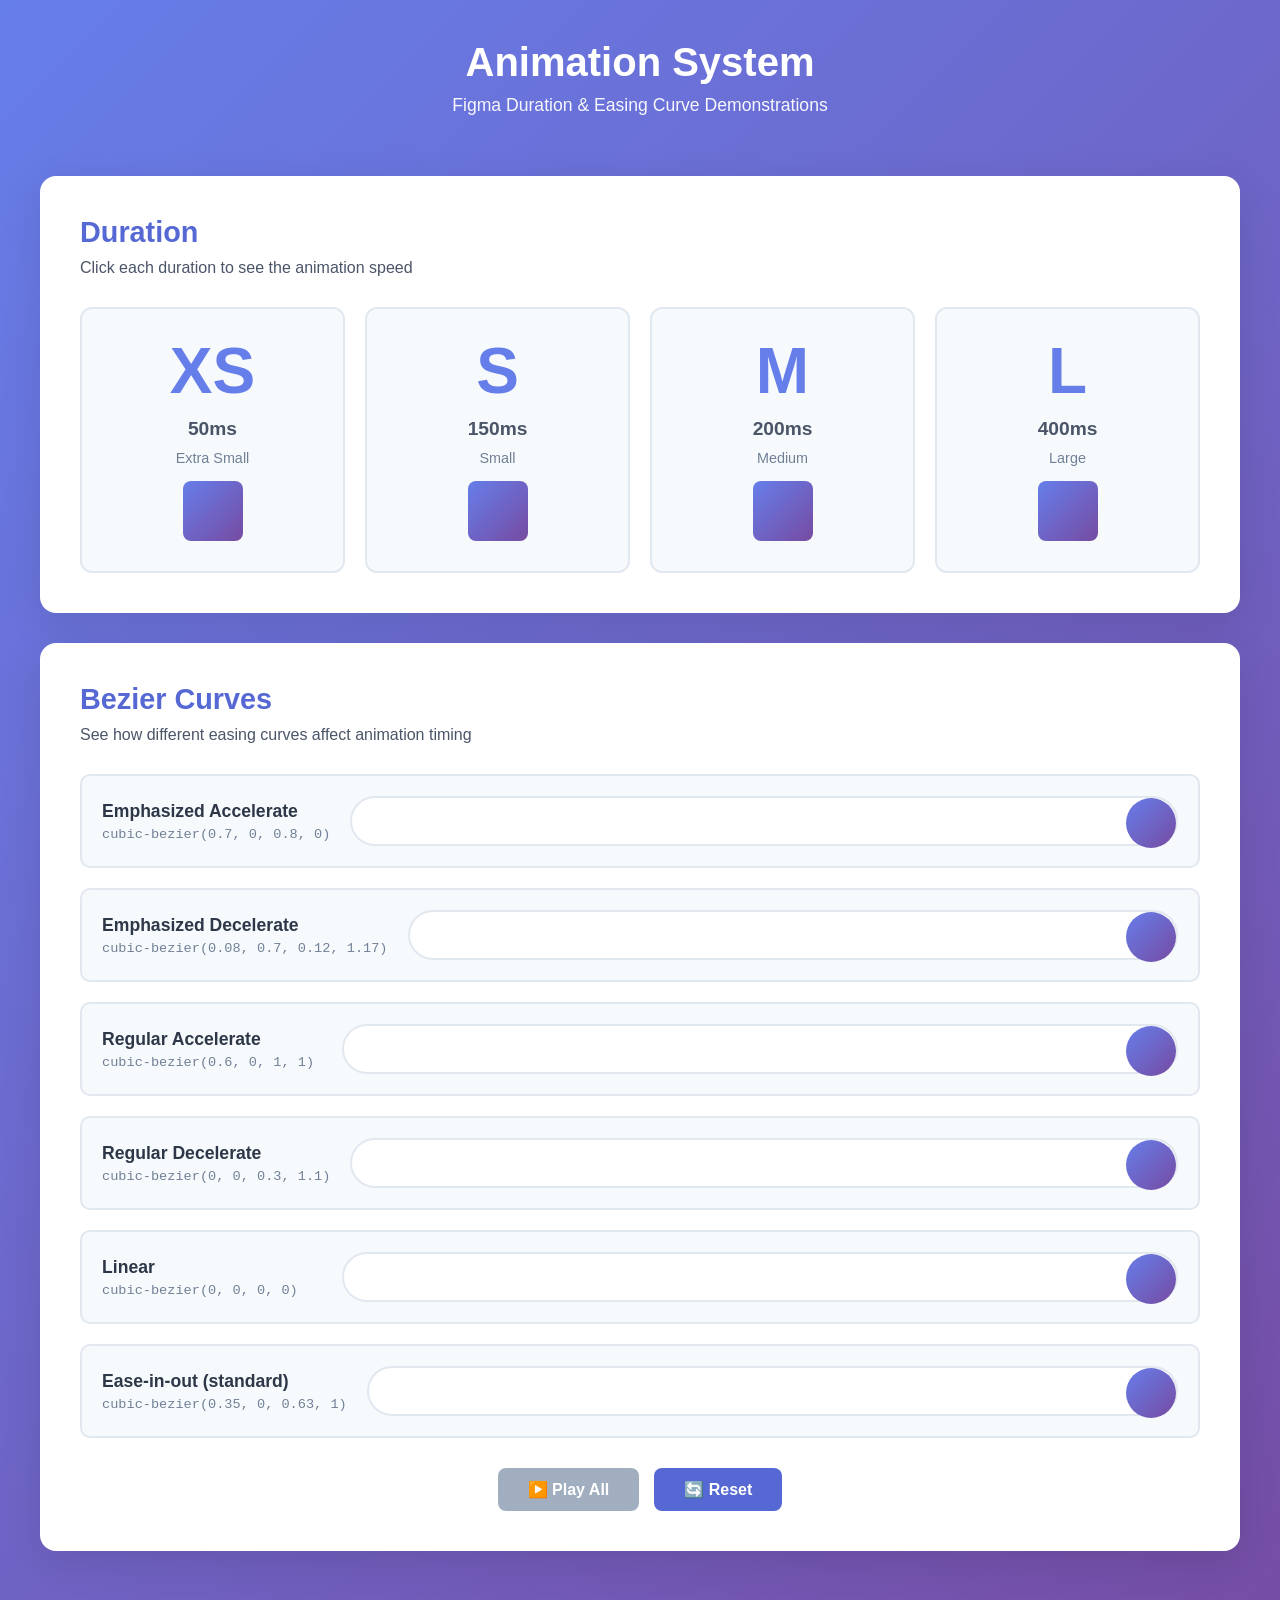
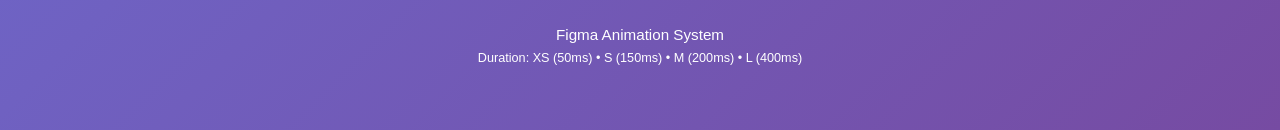
<file: index.html>
<!DOCTYPE html>
<html lang="en">
<head>
  <meta charset="UTF-8">
  <meta name="viewport" content="width=device-width, initial-scale=1.0">
  <meta name="description" content="Figma animation system - Duration and Easing demonstrations">
  <title>Animation System - Figma Durations & Easing Curves</title>
  <link rel="stylesheet" href="animations.css">
  <style>
    * {
      margin: 0;
      padding: 0;
      box-sizing: border-box;
    }

    body {
      font-family: -apple-system, BlinkMacSystemFont, 'Segoe UI', Roboto, sans-serif;
      background: linear-gradient(135deg, #667eea 0%, #764ba2 100%);
      min-height: 100vh;
      padding: 40px 20px;
      color: #333;
    }

    .container {
      max-width: 1200px;
      margin: 0 auto;
    }

    header {
      text-align: center;
      margin-bottom: 60px;
      color: white;
    }

    header h1 {
      font-size: 2.5rem;
      margin-bottom: 10px;
      font-weight: 700;
    }

    header p {
      font-size: 1.1rem;
      opacity: 0.95;
    }

    .section {
      background: white;
      border-radius: 16px;
      padding: 40px;
      margin-bottom: 30px;
      box-shadow: 0 10px 40px rgba(0, 0, 0, 0.1);
    }

    .section h2 {
      font-size: 1.8rem;
      margin-bottom: 10px;
      color: #5568d3;
    }

    .section-description {
      color: #4a5568;
      margin-bottom: 30px;
      font-size: 1rem;
    }

    /* Duration Examples */
    .duration-grid {
      display: grid;
      grid-template-columns: repeat(auto-fit, minmax(150px, 1fr));
      gap: 20px;
      margin-top: 30px;
    }

    .duration-card {
      background: #f7fafc;
      border-radius: 12px;
      padding: 30px 20px;
      text-align: center;
      border: 2px solid #e2e8f0;
      cursor: pointer;
      transition: border-color 0.2s, transform 0.2s;
    }

    .duration-card:hover {
      border-color: #667eea;
      transform: translateY(-2px);
    }

    .duration-letter {
      font-size: 4rem;
      font-weight: 700;
      color: #667eea;
      line-height: 1;
      margin-bottom: 15px;
    }

    .duration-value {
      font-size: 1.2rem;
      color: #4a5568;
      font-weight: 600;
      margin-bottom: 10px;
    }

    .duration-label {
      font-size: 0.9rem;
      color: #718096;
    }

    .duration-demo-box {
      width: 60px;
      height: 60px;
      background: linear-gradient(135deg, #667eea 0%, #764ba2 100%);
      border-radius: 8px;
      margin: 15px auto 0;
    }

    /* Easing Curves */
    .easing-grid {
      display: grid;
      gap: 20px;
      margin-top: 30px;
    }

    .easing-row {
      display: flex;
      align-items: center;
      gap: 20px;
      background: #f7fafc;
      padding: 20px;
      border-radius: 10px;
      border: 2px solid #e2e8f0;
    }

    .easing-info {
      min-width: 220px;
    }

    .easing-name {
      font-weight: 700;
      color: #2d3748;
      font-size: 1.1rem;
      margin-bottom: 5px;
    }

    .easing-value {
      font-family: 'Courier New', monospace;
      font-size: 0.85rem;
      color: #718096;
    }

    .easing-track {
      flex: 1;
      height: 50px;
      background: white;
      border-radius: 25px;
      position: relative;
      border: 2px solid #e2e8f0;
    }

    .easing-ball {
      width: 50px;
      height: 50px;
      background: linear-gradient(135deg, #667eea 0%, #764ba2 100%);
      border-radius: 50%;
      position: absolute;
      left: 0;
      top: 0;
    }

    .controls {
      text-align: center;
      margin-top: 30px;
      display: flex;
      gap: 15px;
      justify-content: center;
    }

    .control-btn {
      background: #5568d3;
      color: white;
      border: none;
      padding: 12px 30px;
      border-radius: 8px;
      cursor: pointer;
      font-size: 1rem;
      font-weight: 600;
      transition: background 0.2s, transform 0.2s;
    }

    .control-btn:hover {
      background: #4c51bf;
      transform: translateY(-1px);
    }

    .control-btn:focus {
      outline: 3px solid #667eea;
      outline-offset: 2px;
    }

    .control-btn:disabled {
      background: #a0aec0;
      cursor: not-allowed;
      transform: none;
    }

    footer {
      text-align: center;
      color: white;
      margin-top: 50px;
      padding: 20px;
    }

    footer p {
      margin: 5px 0;
      font-size: 0.95rem;
    }

    /* Screen reader only */
    .sr-only {
      position: absolute;
      width: 1px;
      height: 1px;
      padding: 0;
      margin: -1px;
      overflow: hidden;
      clip: rect(0, 0, 0, 0);
      white-space: nowrap;
      border-width: 0;
    }

    @media (max-width: 768px) {
      .duration-grid {
        grid-template-columns: repeat(2, 1fr);
      }

      .easing-row {
        flex-direction: column;
        align-items: stretch;
      }

      .easing-info {
        min-width: auto;
      }
    }
  </style>
</head>
<body>
  <div class="container">
    <header>
      <h1>Animation System</h1>
      <p>Figma Duration & Easing Curve Demonstrations</p>
    </header>

    <main>
      <!-- Live region for announcements -->
      <div aria-live="assertive" aria-atomic="true" class="sr-only" id="status"></div>

      <!-- Duration Section -->
      <section class="section" aria-labelledby="duration-heading">
        <h2 id="duration-heading">Duration</h2>
        <p class="section-description">Click each duration to see the animation speed</p>

        <div class="duration-grid">
          <div class="duration-card" tabindex="0" role="button" aria-label="XS duration: 50 milliseconds" onclick="playDuration(this, 'xs', 50)">
            <div class="duration-letter">XS</div>
            <div class="duration-value">50ms</div>
            <div class="duration-label">Extra Small</div>
            <div class="duration-demo-box"></div>
          </div>

          <div class="duration-card" tabindex="0" role="button" aria-label="S duration: 150 milliseconds" onclick="playDuration(this, 's', 150)">
            <div class="duration-letter">S</div>
            <div class="duration-value">150ms</div>
            <div class="duration-label">Small</div>
            <div class="duration-demo-box"></div>
          </div>

          <div class="duration-card" tabindex="0" role="button" aria-label="M duration: 200 milliseconds" onclick="playDuration(this, 'm', 200)">
            <div class="duration-letter">M</div>
            <div class="duration-value">200ms</div>
            <div class="duration-label">Medium</div>
            <div class="duration-demo-box"></div>
          </div>

          <div class="duration-card" tabindex="0" role="button" aria-label="L duration: 400 milliseconds" onclick="playDuration(this, 'l', 400)">
            <div class="duration-letter">L</div>
            <div class="duration-value">400ms</div>
            <div class="duration-label">Large</div>
            <div class="duration-demo-box"></div>
          </div>
        </div>
      </section>

      <!-- Easing Curves Section -->
      <section class="section" aria-labelledby="easing-heading">
        <h2 id="easing-heading">Bezier Curves</h2>
        <p class="section-description">See how different easing curves affect animation timing</p>

        <div class="easing-grid">
          <div class="easing-row">
            <div class="easing-info">
              <div class="easing-name">Emphasized Accelerate</div>
              <div class="easing-value">cubic-bezier(0.7, 0, 0.8, 0)</div>
            </div>
            <div class="easing-track">
              <div class="easing-ball" data-easing="emphasized-accelerate"></div>
            </div>
          </div>

          <div class="easing-row">
            <div class="easing-info">
              <div class="easing-name">Emphasized Decelerate</div>
              <div class="easing-value">cubic-bezier(0.08, 0.7, 0.12, 1.17)</div>
            </div>
            <div class="easing-track">
              <div class="easing-ball" data-easing="emphasized-decelerate"></div>
            </div>
          </div>

          <div class="easing-row">
            <div class="easing-info">
              <div class="easing-name">Regular Accelerate</div>
              <div class="easing-value">cubic-bezier(0.6, 0, 1, 1)</div>
            </div>
            <div class="easing-track">
              <div class="easing-ball" data-easing="regular-accelerate"></div>
            </div>
          </div>

          <div class="easing-row">
            <div class="easing-info">
              <div class="easing-name">Regular Decelerate</div>
              <div class="easing-value">cubic-bezier(0, 0, 0.3, 1.1)</div>
            </div>
            <div class="easing-track">
              <div class="easing-ball" data-easing="regular-decelerate"></div>
            </div>
          </div>

          <div class="easing-row">
            <div class="easing-info">
              <div class="easing-name">Linear</div>
              <div class="easing-value">cubic-bezier(0, 0, 0, 0)</div>
            </div>
            <div class="easing-track">
              <div class="easing-ball" data-easing="linear"></div>
            </div>
          </div>

          <div class="easing-row">
            <div class="easing-info">
              <div class="easing-name">Ease-in-out (standard)</div>
              <div class="easing-value">cubic-bezier(0.35, 0, 0.63, 1)</div>
            </div>
            <div class="easing-track">
              <div class="easing-ball" data-easing="standard"></div>
            </div>
          </div>
        </div>

        <div class="controls">
          <button class="control-btn" id="play-btn" onclick="playEasing()">
            ▶️ Play All
          </button>
          <button class="control-btn" onclick="resetEasing()">
            🔄 Reset
          </button>
        </div>
      </section>
    </main>

    <footer>
      <p>Figma Animation System</p>
      <p><small>Duration: XS (50ms) • S (150ms) • M (200ms) • L (400ms)</small></p>
    </footer>
  </div>

  <script>
    // Announce to screen readers
    function announce(message) {
      const status = document.getElementById('status');
      if (status) {
        status.textContent = message;
        setTimeout(() => status.textContent = '', 1000);
      }
    }

    // Play duration animation
    function playDuration(card, size, ms) {
      const box = card.querySelector('.duration-demo-box');

      // Reset
      box.style.transition = 'none';
      box.style.transform = 'scale(0)';
      box.style.opacity = '0';

      // Trigger reflow
      void box.offsetWidth;

      // Animate
      box.style.transition = `all ${ms}ms var(--easing-emphasized-decelerate)`;
      box.style.transform = 'scale(1)';
      box.style.opacity = '1';

      announce(`Playing ${size.toUpperCase()} duration: ${ms} milliseconds`);
    }

    // Play easing curves
    function playEasing() {
      const balls = document.querySelectorAll('.easing-ball');
      const playBtn = document.getElementById('play-btn');

      if (playBtn) playBtn.disabled = true;
      announce('Playing easing curve demonstrations');

      balls.forEach(ball => {
        // Reset
        ball.style.transition = 'none';
        ball.style.left = '0';

        setTimeout(() => {
          const easing = ball.getAttribute('data-easing');
          let timingFunction;

          switch(easing) {
            case 'emphasized-accelerate':
              timingFunction = 'var(--easing-emphasized-accelerate)';
              break;
            case 'emphasized-decelerate':
              timingFunction = 'var(--easing-emphasized-decelerate)';
              break;
            case 'regular-accelerate':
              timingFunction = 'var(--easing-regular-accelerate)';
              break;
            case 'regular-decelerate':
              timingFunction = 'var(--easing-regular-decelerate)';
              break;
            case 'linear':
              timingFunction = 'var(--easing-linear)';
              break;
            case 'standard':
              timingFunction = 'var(--easing-standard)';
              break;
          }

          ball.style.transition = `left 2s ${timingFunction}`;
          ball.style.left = 'calc(100% - 50px)';
        }, 50);
      });

      setTimeout(() => {
        if (playBtn) playBtn.disabled = false;
        announce('Easing curves complete');
      }, 2100);
    }

    // Reset easing curves
    function resetEasing() {
      const balls = document.querySelectorAll('.easing-ball');
      balls.forEach(ball => {
        ball.style.transition = 'none';
        ball.style.left = '0';
      });
      announce('Easing curves reset');
    }

    // Auto-play on load (respecting motion preferences)
    window.addEventListener('load', () => {
      const prefersReducedMotion = window.matchMedia('(prefers-reduced-motion: reduce)').matches;
      if (!prefersReducedMotion) {
        setTimeout(playEasing, 1000);
      }
    });

    // Keyboard support
    document.querySelectorAll('.duration-card').forEach(card => {
      card.addEventListener('keydown', (e) => {
        if (e.key === 'Enter' || e.key === ' ') {
          e.preventDefault();
          card.click();
        }
      });
    });
  </script>
</body>
</html>
</file>
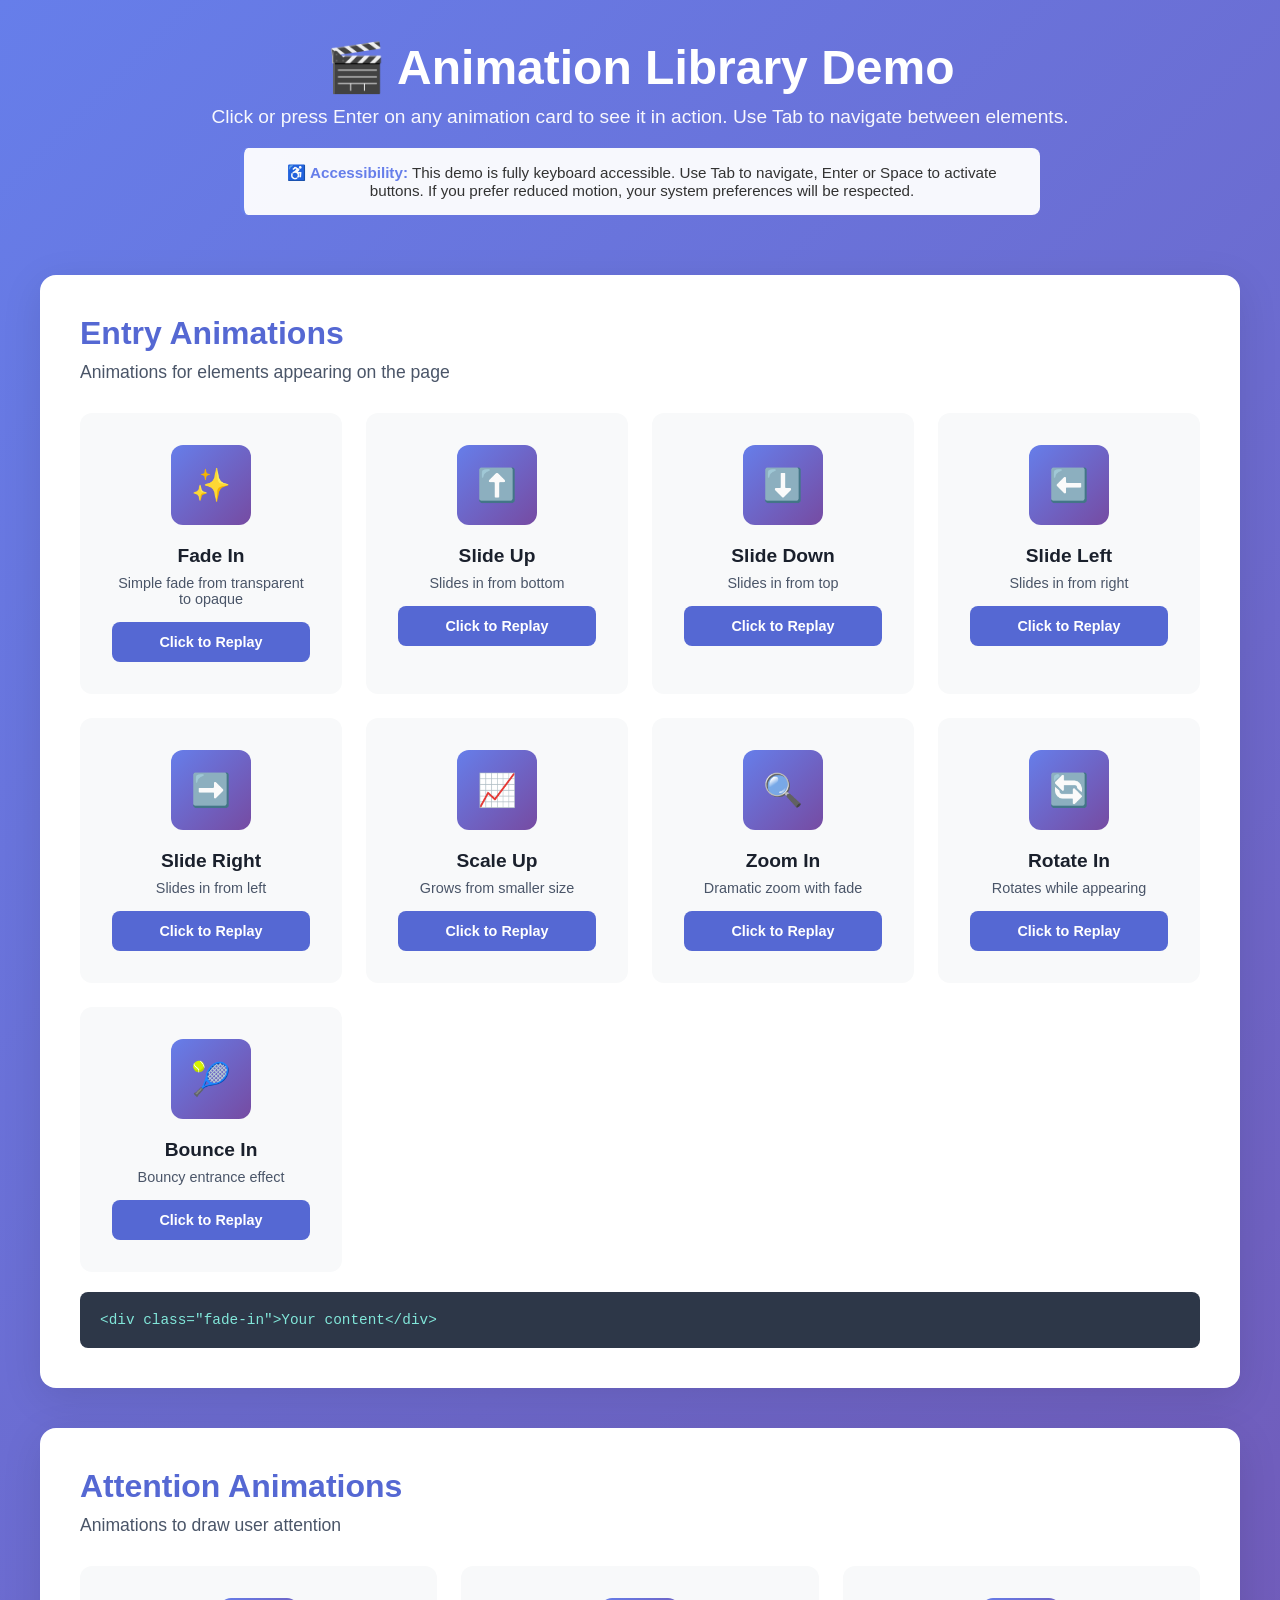
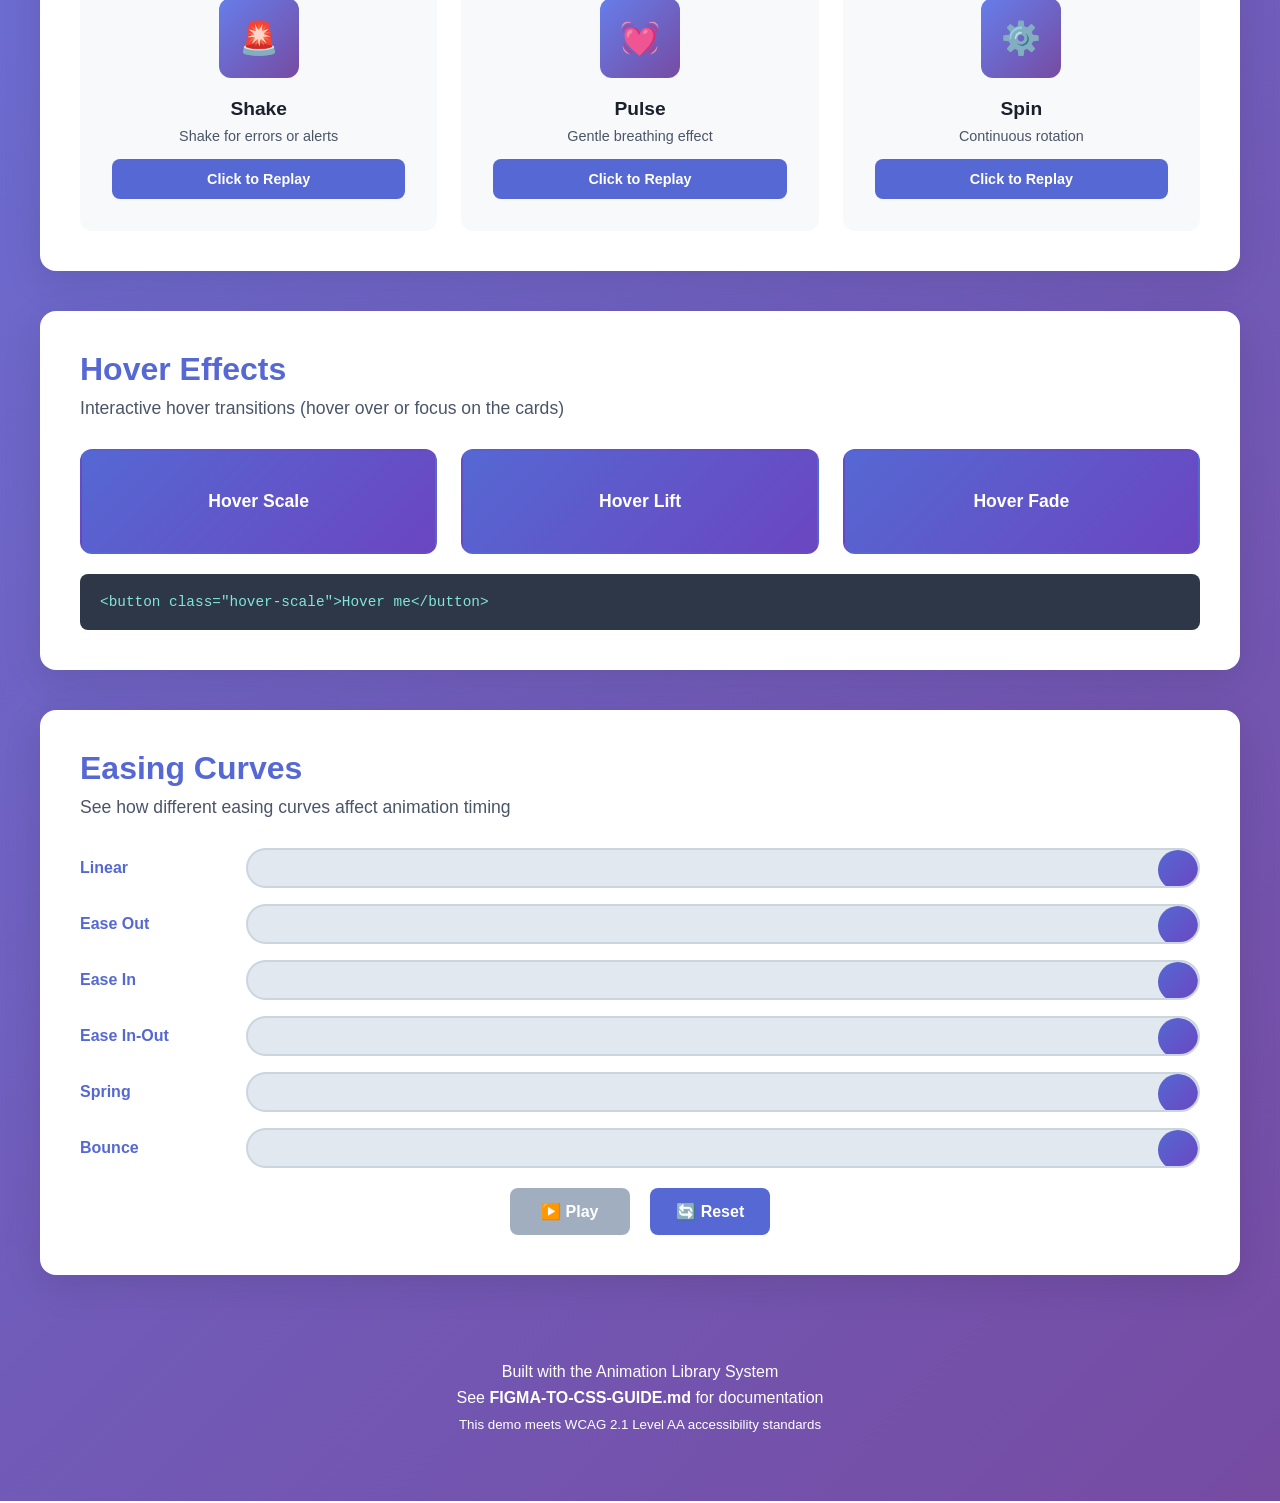
<file: demo.html>
<!DOCTYPE html>
<html lang="en">
<head>
  <meta charset="UTF-8">
  <meta name="viewport" content="width=device-width, initial-scale=1.0">
  <meta name="description" content="Interactive demo of CSS animation library with accessible controls and examples">
  <title>Animation Library Demo - Accessible Interactive Showcase</title>
  <link rel="stylesheet" href="animations.css">
  <style>
    * {
      margin: 0;
      padding: 0;
      box-sizing: border-box;
    }

    /* Skip link for keyboard navigation */
    .skip-link {
      position: absolute;
      top: -40px;
      left: 0;
      background: #000;
      color: #fff;
      padding: 8px 16px;
      text-decoration: none;
      font-weight: bold;
      z-index: 100;
    }

    .skip-link:focus {
      top: 0;
    }

    /* Screen reader only text */
    .sr-only {
      position: absolute;
      width: 1px;
      height: 1px;
      padding: 0;
      margin: -1px;
      overflow: hidden;
      clip: rect(0, 0, 0, 0);
      white-space: nowrap;
      border-width: 0;
    }

    body {
      font-family: -apple-system, BlinkMacSystemFont, 'Segoe UI', Roboto, 'Helvetica Neue', Arial, sans-serif;
      background: linear-gradient(135deg, #667eea 0%, #764ba2 100%);
      min-height: 100vh;
      padding: 40px 20px;
      color: #333;
    }

    .container {
      max-width: 1200px;
      margin: 0 auto;
    }

    header {
      text-align: center;
      margin-bottom: 60px;
      color: white;
    }

    header h1 {
      font-size: 3rem;
      margin-bottom: 10px;
      font-weight: 700;
    }

    header p {
      font-size: 1.2rem;
      opacity: 0.95;
    }

    /* Accessibility notice */
    .a11y-notice {
      background: rgba(255, 255, 255, 0.95);
      color: #333;
      padding: 16px 24px;
      border-radius: 8px;
      margin: 20px auto;
      max-width: 800px;
      font-size: 0.95rem;
      border-left: 4px solid #667eea;
    }

    .a11y-notice strong {
      color: #667eea;
    }

    .section {
      background: white;
      border-radius: 16px;
      padding: 40px;
      margin-bottom: 40px;
      box-shadow: 0 10px 40px rgba(0, 0, 0, 0.1);
    }

    .section h2 {
      font-size: 2rem;
      margin-bottom: 10px;
      color: #5568d3;
    }

    .section-description {
      color: #4a5568;
      margin-bottom: 30px;
      font-size: 1.1rem;
    }

    .animation-grid {
      display: grid;
      grid-template-columns: repeat(auto-fit, minmax(250px, 1fr));
      gap: 24px;
      margin-top: 30px;
    }

    .animation-card {
      background: #f8f9fa;
      border-radius: 12px;
      padding: 30px;
      text-align: center;
      transition: transform 0.2s, box-shadow 0.2s, border-color 0.2s;
      border: 2px solid transparent;
      position: relative;
    }

    .animation-card:hover,
    .animation-card:focus-within {
      transform: translateY(-4px);
      box-shadow: 0 8px 20px rgba(0, 0, 0, 0.1);
      border-color: #667eea;
    }

    /* Enhanced focus styles for accessibility */
    .animation-card:focus-within {
      outline: 3px solid #667eea;
      outline-offset: 2px;
    }

    .animation-demo-box {
      width: 80px;
      height: 80px;
      background: linear-gradient(135deg, #667eea 0%, #764ba2 100%);
      border-radius: 12px;
      margin: 0 auto 20px;
      display: flex;
      align-items: center;
      justify-content: center;
      color: white;
      font-size: 2rem;
      font-weight: bold;
    }

    .animation-card h3 {
      font-size: 1.2rem;
      margin-bottom: 8px;
      color: #1a202c;
    }

    .animation-card p {
      font-size: 0.9rem;
      color: #4a5568;
      margin-bottom: 15px;
    }

    .replay-btn {
      background: #5568d3;
      color: white;
      border: 2px solid transparent;
      padding: 10px 20px;
      border-radius: 8px;
      cursor: pointer;
      font-size: 0.9rem;
      font-weight: 600;
      transition: background 0.2s, border-color 0.2s, transform 0.2s;
      width: 100%;
    }

    .replay-btn:hover {
      background: #4c51bf;
      transform: translateY(-1px);
    }

    .replay-btn:focus {
      outline: 3px solid #667eea;
      outline-offset: 2px;
      border-color: #667eea;
    }

    .replay-btn:active {
      transform: translateY(0);
    }

    /* Status announcement for screen readers */
    .status-announcement {
      position: absolute;
      left: -10000px;
      width: 1px;
      height: 1px;
      overflow: hidden;
    }

    .code-block {
      background: #2d3748;
      color: #e2e8f0;
      padding: 20px;
      border-radius: 8px;
      font-family: 'Courier New', monospace;
      font-size: 0.9rem;
      margin-top: 20px;
      overflow-x: auto;
    }

    .code-block code {
      color: #81e6d9;
    }

    .hover-demo-section {
      display: grid;
      grid-template-columns: repeat(auto-fit, minmax(200px, 1fr));
      gap: 24px;
      margin-top: 30px;
    }

    .hover-demo-card {
      background: linear-gradient(135deg, #5568d3 0%, #6b46c1 100%);
      color: white;
      padding: 40px;
      border-radius: 12px;
      text-align: center;
      font-weight: 600;
      font-size: 1.1rem;
      border: 2px solid transparent;
      cursor: default;
    }

    .hover-demo-card:focus {
      outline: 3px solid white;
      outline-offset: 2px;
      border-color: white;
    }

    .easing-demo {
      display: flex;
      flex-direction: column;
      gap: 16px;
      margin-top: 20px;
    }

    .easing-row {
      display: flex;
      align-items: center;
      gap: 16px;
    }

    .easing-label {
      min-width: 150px;
      font-weight: 600;
      color: #5568d3;
      font-size: 1rem;
    }

    .easing-track {
      flex: 1;
      height: 40px;
      background: #e2e8f0;
      border-radius: 20px;
      position: relative;
      overflow: hidden;
      border: 2px solid #cbd5e0;
    }

    .easing-ball {
      width: 40px;
      height: 40px;
      background: linear-gradient(135deg, #5568d3 0%, #6b46c1 100%);
      border-radius: 50%;
      position: absolute;
      left: 0;
    }

    .controls {
      text-align: center;
      margin-top: 20px;
    }

    .control-btn {
      background: #5568d3;
      color: white;
      border: 2px solid transparent;
      padding: 12px 24px;
      border-radius: 8px;
      cursor: pointer;
      font-size: 1rem;
      font-weight: 600;
      margin: 0 8px;
      transition: background 0.2s, transform 0.2s, border-color 0.2s;
      min-width: 120px;
    }

    .control-btn:hover {
      background: #4c51bf;
      transform: translateY(-2px);
    }

    .control-btn:focus {
      outline: 3px solid #667eea;
      outline-offset: 2px;
      border-color: #667eea;
    }

    .control-btn:active {
      transform: translateY(0);
    }

    .control-btn:disabled {
      background: #a0aec0;
      cursor: not-allowed;
      transform: none;
    }

    footer {
      text-align: center;
      color: white;
      margin-top: 60px;
      padding: 20px;
    }

    footer p {
      margin: 8px 0;
      font-size: 1rem;
    }

    @media (max-width: 768px) {
      header h1 {
        font-size: 2rem;
      }

      .section {
        padding: 24px;
      }

      .animation-grid {
        grid-template-columns: 1fr;
      }
    }
  </style>
</head>
<body>
  <a href="#main-content" class="skip-link">Skip to main content</a>

  <div class="container">
    <header class="fade-in">
      <h1>🎬 Animation Library Demo</h1>
      <p>Click or press Enter on any animation card to see it in action. Use Tab to navigate between elements.</p>

      <div class="a11y-notice" role="status" aria-live="polite">
        <strong>♿ Accessibility:</strong> This demo is fully keyboard accessible. Use Tab to navigate, Enter or Space to activate buttons.
        If you prefer reduced motion, your system preferences will be respected.
      </div>
    </header>

    <main id="main-content">
      <!-- Live region for screen reader announcements -->
      <div aria-live="assertive" aria-atomic="true" class="sr-only" id="status-announcement"></div>

      <!-- Entry Animations -->
      <section class="section slide-up" aria-labelledby="entry-animations-heading">
        <h2 id="entry-animations-heading">Entry Animations</h2>
        <p class="section-description">Animations for elements appearing on the page</p>

        <div class="animation-grid" role="list">
          <div class="animation-card" role="listitem">
            <div class="animation-demo-box" aria-hidden="true">✨</div>
            <h3 id="fade-in-title">Fade In</h3>
            <p>Simple fade from transparent to opaque</p>
            <button
              class="replay-btn"
              aria-label="Replay Fade In animation"
              aria-describedby="fade-in-title"
              onclick="replayAnimation(this, 'fade-in', 'Fade In')">
              Click to Replay
            </button>
          </div>

          <div class="animation-card" role="listitem">
            <div class="animation-demo-box" aria-hidden="true">⬆️</div>
            <h3 id="slide-up-title">Slide Up</h3>
            <p>Slides in from bottom</p>
            <button
              class="replay-btn"
              aria-label="Replay Slide Up animation"
              aria-describedby="slide-up-title"
              onclick="replayAnimation(this, 'slide-up', 'Slide Up')">
              Click to Replay
            </button>
          </div>

          <div class="animation-card" role="listitem">
            <div class="animation-demo-box" aria-hidden="true">⬇️</div>
            <h3 id="slide-down-title">Slide Down</h3>
            <p>Slides in from top</p>
            <button
              class="replay-btn"
              aria-label="Replay Slide Down animation"
              aria-describedby="slide-down-title"
              onclick="replayAnimation(this, 'slide-down', 'Slide Down')">
              Click to Replay
            </button>
          </div>

          <div class="animation-card" role="listitem">
            <div class="animation-demo-box" aria-hidden="true">⬅️</div>
            <h3 id="slide-left-title">Slide Left</h3>
            <p>Slides in from right</p>
            <button
              class="replay-btn"
              aria-label="Replay Slide Left animation"
              aria-describedby="slide-left-title"
              onclick="replayAnimation(this, 'slide-left', 'Slide Left')">
              Click to Replay
            </button>
          </div>

          <div class="animation-card" role="listitem">
            <div class="animation-demo-box" aria-hidden="true">➡️</div>
            <h3 id="slide-right-title">Slide Right</h3>
            <p>Slides in from left</p>
            <button
              class="replay-btn"
              aria-label="Replay Slide Right animation"
              aria-describedby="slide-right-title"
              onclick="replayAnimation(this, 'slide-right', 'Slide Right')">
              Click to Replay
            </button>
          </div>

          <div class="animation-card" role="listitem">
            <div class="animation-demo-box" aria-hidden="true">📈</div>
            <h3 id="scale-up-title">Scale Up</h3>
            <p>Grows from smaller size</p>
            <button
              class="replay-btn"
              aria-label="Replay Scale Up animation"
              aria-describedby="scale-up-title"
              onclick="replayAnimation(this, 'scale-up', 'Scale Up')">
              Click to Replay
            </button>
          </div>

          <div class="animation-card" role="listitem">
            <div class="animation-demo-box" aria-hidden="true">🔍</div>
            <h3 id="zoom-in-title">Zoom In</h3>
            <p>Dramatic zoom with fade</p>
            <button
              class="replay-btn"
              aria-label="Replay Zoom In animation"
              aria-describedby="zoom-in-title"
              onclick="replayAnimation(this, 'zoom-in', 'Zoom In')">
              Click to Replay
            </button>
          </div>

          <div class="animation-card" role="listitem">
            <div class="animation-demo-box" aria-hidden="true">🔄</div>
            <h3 id="rotate-in-title">Rotate In</h3>
            <p>Rotates while appearing</p>
            <button
              class="replay-btn"
              aria-label="Replay Rotate In animation"
              aria-describedby="rotate-in-title"
              onclick="replayAnimation(this, 'rotate-in', 'Rotate In')">
              Click to Replay
            </button>
          </div>

          <div class="animation-card" role="listitem">
            <div class="animation-demo-box" aria-hidden="true">🎾</div>
            <h3 id="bounce-in-title">Bounce In</h3>
            <p>Bouncy entrance effect</p>
            <button
              class="replay-btn"
              aria-label="Replay Bounce In animation"
              aria-describedby="bounce-in-title"
              onclick="replayAnimation(this, 'bounce-in', 'Bounce In')">
              Click to Replay
            </button>
          </div>
      </div>

        <div class="code-block" role="region" aria-label="Code example">
          <code>&lt;div class="fade-in"&gt;Your content&lt;/div&gt;</code>
        </div>
      </section>

      <!-- Attention Animations -->
      <section class="section slide-up delay-200" aria-labelledby="attention-animations-heading">
        <h2 id="attention-animations-heading">Attention Animations</h2>
        <p class="section-description">Animations to draw user attention</p>

        <div class="animation-grid" role="list">
          <div class="animation-card" role="listitem">
            <div class="animation-demo-box" aria-hidden="true">🚨</div>
            <h3 id="shake-title">Shake</h3>
            <p>Shake for errors or alerts</p>
            <button
              class="replay-btn"
              aria-label="Replay Shake animation"
              aria-describedby="shake-title"
              onclick="replayAnimation(this, 'shake', 'Shake')">
              Click to Replay
            </button>
          </div>

          <div class="animation-card" role="listitem">
            <div class="animation-demo-box" aria-hidden="true">💓</div>
            <h3 id="pulse-title">Pulse</h3>
            <p>Gentle breathing effect</p>
            <button
              class="replay-btn"
              aria-label="Replay Pulse animation"
              aria-describedby="pulse-title"
              onclick="replayAnimation(this, 'pulse', 'Pulse')">
              Click to Replay
            </button>
          </div>

          <div class="animation-card" role="listitem">
            <div class="animation-demo-box" aria-hidden="true">⚙️</div>
            <h3 id="spin-title">Spin</h3>
            <p>Continuous rotation</p>
            <button
              class="replay-btn"
              aria-label="Replay Spin animation"
              aria-describedby="spin-title"
              onclick="replayAnimation(this, 'spin', 'Spin')">
              Click to Replay
            </button>
          </div>
        </div>
      </section>

      <!-- Hover Effects -->
      <section class="section slide-up delay-400" aria-labelledby="hover-effects-heading">
        <h2 id="hover-effects-heading">Hover Effects</h2>
        <p class="section-description">Interactive hover transitions (hover over or focus on the cards)</p>

        <div class="hover-demo-section" role="list">
          <div class="hover-demo-card hover-scale" tabindex="0" role="listitem" aria-label="Hover Scale effect demonstration">
            Hover Scale
          </div>
          <div class="hover-demo-card hover-lift" tabindex="0" role="listitem" aria-label="Hover Lift effect demonstration">
            Hover Lift
          </div>
          <div class="hover-demo-card hover-fade" tabindex="0" role="listitem" aria-label="Hover Fade effect demonstration">
            Hover Fade
          </div>
        </div>

        <div class="code-block" role="region" aria-label="Code example">
          <code>&lt;button class="hover-scale"&gt;Hover me&lt;/button&gt;</code>
        </div>
      </section>

      <!-- Easing Comparison -->
      <section class="section slide-up delay-600" aria-labelledby="easing-curves-heading">
        <h2 id="easing-curves-heading">Easing Curves</h2>
        <p class="section-description">See how different easing curves affect animation timing</p>

        <div class="easing-demo" role="region" aria-label="Easing curves comparison">
          <div class="easing-row">
            <div class="easing-label" id="linear-label">Linear</div>
            <div class="easing-track" role="img" aria-labelledby="linear-label" aria-describedby="linear-desc">
              <div class="easing-ball" data-easing="linear" aria-hidden="true"></div>
            </div>
            <span id="linear-desc" class="sr-only">Animation moves at constant speed</span>
          </div>
          <div class="easing-row">
            <div class="easing-label" id="ease-out-label">Ease Out</div>
            <div class="easing-track" role="img" aria-labelledby="ease-out-label" aria-describedby="ease-out-desc">
              <div class="easing-ball" data-easing="ease-out" aria-hidden="true"></div>
            </div>
            <span id="ease-out-desc" class="sr-only">Animation starts fast and slows down at the end</span>
          </div>
          <div class="easing-row">
            <div class="easing-label" id="ease-in-label">Ease In</div>
            <div class="easing-track" role="img" aria-labelledby="ease-in-label" aria-describedby="ease-in-desc">
              <div class="easing-ball" data-easing="ease-in" aria-hidden="true"></div>
            </div>
            <span id="ease-in-desc" class="sr-only">Animation starts slow and speeds up at the end</span>
          </div>
          <div class="easing-row">
            <div class="easing-label" id="ease-in-out-label">Ease In-Out</div>
            <div class="easing-track" role="img" aria-labelledby="ease-in-out-label" aria-describedby="ease-in-out-desc">
              <div class="easing-ball" data-easing="ease-in-out" aria-hidden="true"></div>
            </div>
            <span id="ease-in-out-desc" class="sr-only">Animation starts slow, speeds up, then slows down</span>
          </div>
          <div class="easing-row">
            <div class="easing-label" id="spring-label">Spring</div>
            <div class="easing-track" role="img" aria-labelledby="spring-label" aria-describedby="spring-desc">
              <div class="easing-ball" data-easing="spring" aria-hidden="true"></div>
            </div>
            <span id="spring-desc" class="sr-only">Animation has a spring-like bouncy effect</span>
          </div>
          <div class="easing-row">
            <div class="easing-label" id="bounce-label">Bounce</div>
            <div class="easing-track" role="img" aria-labelledby="bounce-label" aria-describedby="bounce-desc">
              <div class="easing-ball" data-easing="bounce" aria-hidden="true"></div>
            </div>
            <span id="bounce-desc" class="sr-only">Animation overshoots and bounces at the end</span>
          </div>
        </div>

        <div class="controls" role="group" aria-label="Easing animation controls">
          <button
            class="control-btn"
            id="play-btn"
            aria-label="Play easing curve animations"
            onclick="startEasingDemo()">
            ▶️ Play
          </button>
          <button
            class="control-btn"
            id="reset-btn"
            aria-label="Reset easing curve animations"
            onclick="resetEasingDemo()">
            🔄 Reset
          </button>
        </div>
      </section>
    </main>

    <footer class="fade-in delay-800" role="contentinfo">
      <p>Built with the Animation Library System</p>
      <p>See <strong>FIGMA-TO-CSS-GUIDE.md</strong> for documentation</p>
      <p><small>This demo meets WCAG 2.1 Level AA accessibility standards</small></p>
    </footer>
  </div>

  <script>
    // Announce to screen readers
    function announce(message) {
      const statusEl = document.getElementById('status-announcement');
      if (statusEl) {
        statusEl.textContent = message;
        // Clear after a delay
        setTimeout(() => {
          statusEl.textContent = '';
        }, 1000);
      }
    }

    // Replay animation function with accessibility announcement
    function replayAnimation(button, animationClass, animationName) {
      const card = button.closest('.animation-card');
      const box = card.querySelector('.animation-demo-box');

      // Remove animation
      box.classList.remove(animationClass);

      // Trigger reflow
      void box.offsetWidth;

      // Add animation back
      box.classList.add(animationClass);

      // Announce to screen readers
      announce(`Playing ${animationName} animation`);

      // Provide visual feedback on button
      button.disabled = true;
      setTimeout(() => {
        button.disabled = false;
      }, 600);
    }

    // Easing demo functions with accessibility
    function startEasingDemo() {
      const balls = document.querySelectorAll('.easing-ball');
      const playBtn = document.getElementById('play-btn');

      // Announce to screen readers
      announce('Playing easing curve demonstrations');

      // Disable play button during animation
      if (playBtn) {
        playBtn.disabled = true;
      }

      balls.forEach(ball => {
        ball.style.transition = 'none';
        ball.style.left = '0';

        setTimeout(() => {
          const easing = ball.getAttribute('data-easing');
          let timingFunction;

          switch(easing) {
            case 'linear':
              timingFunction = 'linear';
              break;
            case 'ease-out':
              timingFunction = 'cubic-bezier(0, 0, 0.58, 1)';
              break;
            case 'ease-in':
              timingFunction = 'cubic-bezier(0.42, 0, 1, 1)';
              break;
            case 'ease-in-out':
              timingFunction = 'cubic-bezier(0.42, 0, 0.58, 1)';
              break;
            case 'spring':
              timingFunction = 'cubic-bezier(0.16, 1, 0.3, 1)';
              break;
            case 'bounce':
              timingFunction = 'cubic-bezier(0.68, -0.55, 0.265, 1.55)';
              break;
          }

          ball.style.transition = `left 2s ${timingFunction}`;
          ball.style.left = 'calc(100% - 40px)';
        }, 50);
      });

      // Re-enable play button after animation completes
      setTimeout(() => {
        if (playBtn) {
          playBtn.disabled = false;
        }
        announce('Easing curve demonstrations complete');
      }, 2100);
    }

    function resetEasingDemo() {
      const balls = document.querySelectorAll('.easing-ball');
      balls.forEach(ball => {
        ball.style.transition = 'none';
        ball.style.left = '0';
      });

      // Announce to screen readers
      announce('Easing curve animations reset');
    }

    // Auto-play easing demo on load (respecting prefers-reduced-motion)
    window.addEventListener('load', () => {
      const prefersReducedMotion = window.matchMedia('(prefers-reduced-motion: reduce)').matches;

      if (!prefersReducedMotion) {
        setTimeout(startEasingDemo, 1000);
      } else {
        // Announce that animations are disabled for accessibility
        announce('Animations are disabled due to your reduced motion preference');
      }
    });

    // Handle keyboard navigation for hover demo cards
    document.addEventListener('DOMContentLoaded', () => {
      const hoverCards = document.querySelectorAll('.hover-demo-card');

      hoverCards.forEach(card => {
        // Add keyboard event listener
        card.addEventListener('keydown', (e) => {
          if (e.key === 'Enter' || e.key === ' ') {
            e.preventDefault();
            // Trigger hover effect briefly
            card.classList.add('hover-active');
            setTimeout(() => {
              card.classList.remove('hover-active');
            }, 300);
          }
        });
      });
    });
  </script>
</body>
</html>
</file>
<file: animations.css>
/**
 * Animation Library - Figma Aligned
 * Duration and Easing Curve Demonstrations
 */

/* ============================================
   CSS CUSTOM PROPERTIES
   ============================================ */

:root {
  /* Duration Variables - From Figma */
  --duration-xs: 50ms;
  --duration-s: 150ms;
  --duration-m: 200ms;
  --duration-l: 400ms;

  /* Easing Variables - From Figma Bezier Curves Screenshot */
  --easing-emphasized-accelerate: cubic-bezier(0.7, 0, 0.8, 0);
  --easing-emphasized-decelerate: cubic-bezier(0.08, 0.7, 0.12, 1.17);
  --easing-regular-accelerate: cubic-bezier(0.6, 0, 1, 1);
  --easing-regular-decelerate: cubic-bezier(0, 0, 0.3, 1.1);
  --easing-linear: cubic-bezier(0, 0, 0, 0);
  --easing-standard: cubic-bezier(0.35, 0, 0.63, 1);
}

/* ============================================
   ACCESSIBILITY
   ============================================ */

/* Respect user's motion preferences */
@media (prefers-reduced-motion: reduce) {
  *,
  *::before,
  *::after {
    animation-duration: 0.01ms !important;
    animation-iteration-count: 1 !important;
    transition-duration: 0.01ms !important;
  }
}
</file>
